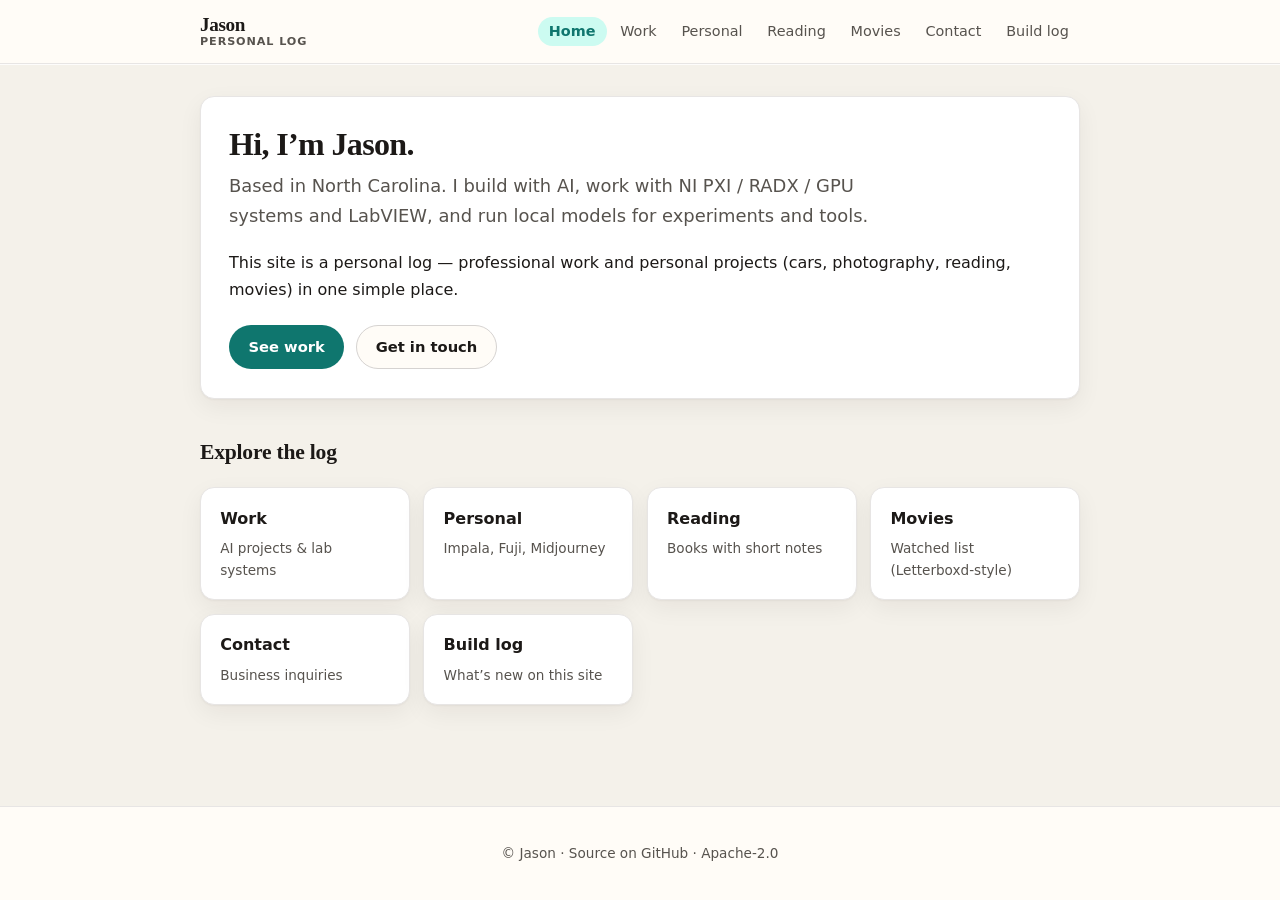
<file: index.html>
<!DOCTYPE html>
<html lang="en">
<head>
  <meta charset="utf-8">
  <meta name="viewport" content="width=device-width, initial-scale=1">
  <title>Jason — Home</title>
  <meta name="description" content="Personal site for Jason in North Carolina — AI projects, lab work, cars, photos, and more.">
  <link rel="stylesheet" href="css/styles.css">
</head>
<body>
  <header class="site-header">
    <div class="header-inner">
      <a class="site-logo" href="index.html">
        <span class="logo-name">Jason</span>
        <span class="logo-tag">Personal log</span>
      </a>
      <button type="button" class="nav-toggle" aria-expanded="false" aria-controls="site-nav">Menu</button>
      <nav class="site-nav" id="site-nav" aria-label="Main">
        <ul>
          <li><a href="index.html" aria-current="page">Home</a></li>
          <li><a href="work.html">Work</a></li>
          <li><a href="personal.html">Personal</a></li>
          <li><a href="reading.html">Reading</a></li>
          <li><a href="movies.html">Movies</a></li>
          <li><a href="contact.html">Contact</a></li>
          <li><a href="build-log.html">Build log</a></li>
        </ul>
      </nav>
    </div>
  </header>

  <main>
    <section class="hero">
      <h1>Hi, I’m Jason.</h1>
      <p class="lead">Based in North Carolina. I build with AI, work with NI PXI / RADX / GPU systems and LabVIEW, and run local models for experiments and tools.</p>
      <p>This site is a personal log — professional work and personal projects (cars, photography, reading, movies) in one simple place.</p>
      <div class="hero-cta">
        <a class="btn btn-primary" href="work.html">See work</a>
        <a class="btn btn-secondary" href="contact.html">Get in touch</a>
      </div>
    </section>

    <section aria-labelledby="explore-heading">
      <h2 id="explore-heading">Explore the log</h2>
      <div class="quick-links">
        <a class="quick-link" href="work.html">Work<span>AI projects &amp; lab systems</span></a>
        <a class="quick-link" href="personal.html">Personal<span>Impala, Fuji, Midjourney</span></a>
        <a class="quick-link" href="reading.html">Reading<span>Books with short notes</span></a>
        <a class="quick-link" href="movies.html">Movies<span>Watched list (Letterboxd-style)</span></a>
        <a class="quick-link" href="contact.html">Contact<span>Business inquiries</span></a>
        <a class="quick-link" href="build-log.html">Build log<span>What’s new on this site</span></a>
      </div>
    </section>
  </main>

  <footer class="site-footer">
    <p>© Jason · <a href="https://github.com/jason-p919/site">Source on GitHub</a> · Apache-2.0</p>
  </footer>
  <script src="js/main.js"></script>
</body>
</html>
</file>
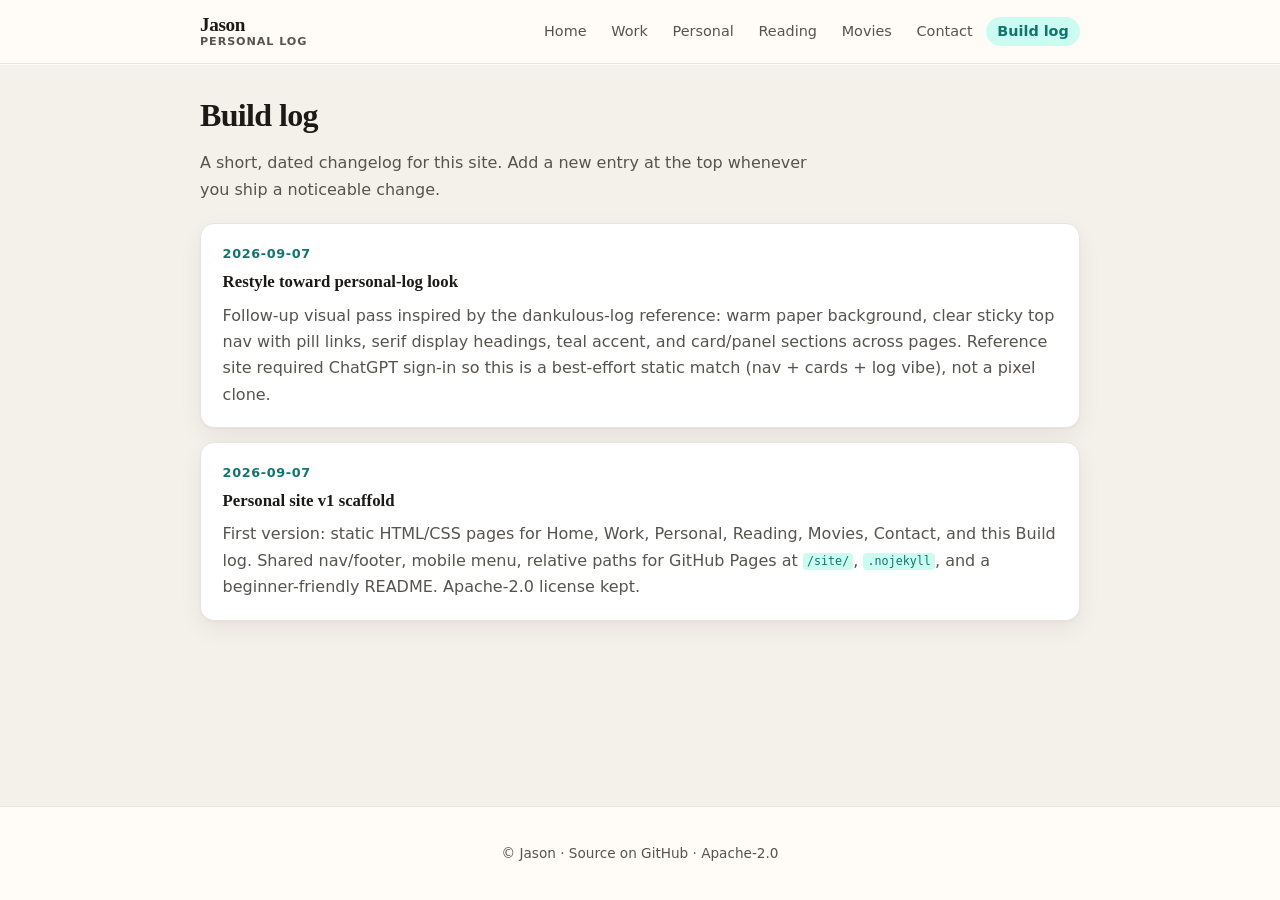
<file: build-log.html>
<!DOCTYPE html>
<html lang="en">
<head>
  <meta charset="utf-8">
  <meta name="viewport" content="width=device-width, initial-scale=1">
  <title>Build log — Jason</title>
  <meta name="description" content="Dated changelog for this personal site.">
  <link rel="stylesheet" href="css/styles.css">
</head>
<body>
  <header class="site-header">
    <div class="header-inner">
      <a class="site-logo" href="index.html">
        <span class="logo-name">Jason</span>
        <span class="logo-tag">Personal log</span>
      </a>
      <button type="button" class="nav-toggle" aria-expanded="false" aria-controls="site-nav">Menu</button>
      <nav class="site-nav" id="site-nav" aria-label="Main">
        <ul>
          <li><a href="index.html">Home</a></li>
          <li><a href="work.html">Work</a></li>
          <li><a href="personal.html">Personal</a></li>
          <li><a href="reading.html">Reading</a></li>
          <li><a href="movies.html">Movies</a></li>
          <li><a href="contact.html">Contact</a></li>
          <li><a href="build-log.html" aria-current="page">Build log</a></li>
        </ul>
      </nav>
    </div>
  </header>

  <main>
    <h1>Build log</h1>
    <p class="section-intro">A short, dated changelog for this site. Add a new entry at the top whenever you ship a noticeable change.</p>

    <ol class="changelog">
      <li>
        <div class="date">2026-09-07</div>
        <h3>Restyle toward personal-log look</h3>
        <p>Follow-up visual pass inspired by the dankulous-log reference: warm paper background, clear sticky top nav with pill links, serif display headings, teal accent, and card/panel sections across pages. Reference site required ChatGPT sign-in so this is a best-effort static match (nav + cards + log vibe), not a pixel clone.</p>
      </li>
      <li>
        <div class="date">2026-09-07</div>
        <h3>Personal site v1 scaffold</h3>
        <p>First version: static HTML/CSS pages for Home, Work, Personal, Reading, Movies, Contact, and this Build log. Shared nav/footer, mobile menu, relative paths for GitHub Pages at <code>/site/</code>, <code>.nojekyll</code>, and a beginner-friendly README. Apache-2.0 license kept.</p>
      </li>
    </ol>
  </main>

  <footer class="site-footer">
    <p>© Jason · <a href="https://github.com/jason-p919/site">Source on GitHub</a> · Apache-2.0</p>
  </footer>
  <script src="js/main.js"></script>
</body>
</html>
</file>
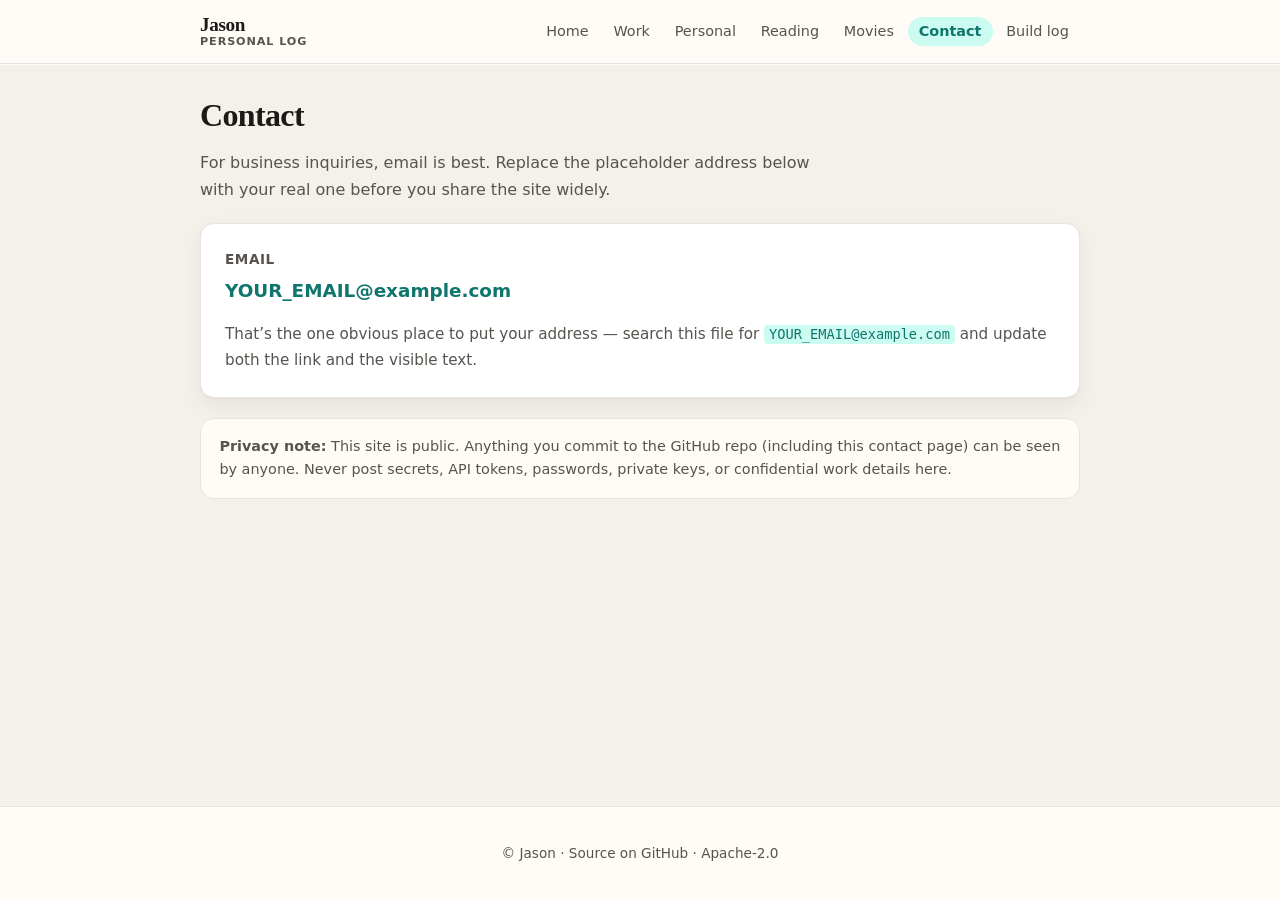
<file: contact.html>
<!DOCTYPE html>
<html lang="en">
<head>
  <meta charset="utf-8">
  <meta name="viewport" content="width=device-width, initial-scale=1">
  <title>Contact — Jason</title>
  <meta name="description" content="Business inquiries contact page.">
  <link rel="stylesheet" href="css/styles.css">
</head>
<body>
  <header class="site-header">
    <div class="header-inner">
      <a class="site-logo" href="index.html">
        <span class="logo-name">Jason</span>
        <span class="logo-tag">Personal log</span>
      </a>
      <button type="button" class="nav-toggle" aria-expanded="false" aria-controls="site-nav">Menu</button>
      <nav class="site-nav" id="site-nav" aria-label="Main">
        <ul>
          <li><a href="index.html">Home</a></li>
          <li><a href="work.html">Work</a></li>
          <li><a href="personal.html">Personal</a></li>
          <li><a href="reading.html">Reading</a></li>
          <li><a href="movies.html">Movies</a></li>
          <li><a href="contact.html" aria-current="page">Contact</a></li>
          <li><a href="build-log.html">Build log</a></li>
        </ul>
      </nav>
    </div>
  </header>

  <main>
    <h1>Contact</h1>
    <p class="section-intro">For business inquiries, email is best. Replace the placeholder address below with your real one before you share the site widely.</p>

    <div class="contact-box">
      <p style="margin:0; color: var(--text-muted); font-size: 0.85rem; font-weight: 600; text-transform: uppercase; letter-spacing: 0.04em;">Email</p>
      <p class="contact-email">
        <a href="mailto:YOUR_EMAIL@example.com">YOUR_EMAIL@example.com</a>
      </p>
      <p style="margin: 1rem 0 0; color: var(--text-muted); font-size: 0.95rem;">That’s the one obvious place to put your address — search this file for <code>YOUR_EMAIL@example.com</code> and update both the link and the visible text.</p>
    </div>

    <div class="privacy-note">
      <strong>Privacy note:</strong> This site is public. Anything you commit to the GitHub repo (including this contact page) can be seen by anyone. Never post secrets, API tokens, passwords, private keys, or confidential work details here.
    </div>
  </main>

  <footer class="site-footer">
    <p>© Jason · <a href="https://github.com/jason-p919/site">Source on GitHub</a> · Apache-2.0</p>
  </footer>
  <script src="js/main.js"></script>
</body>
</html>
</file>
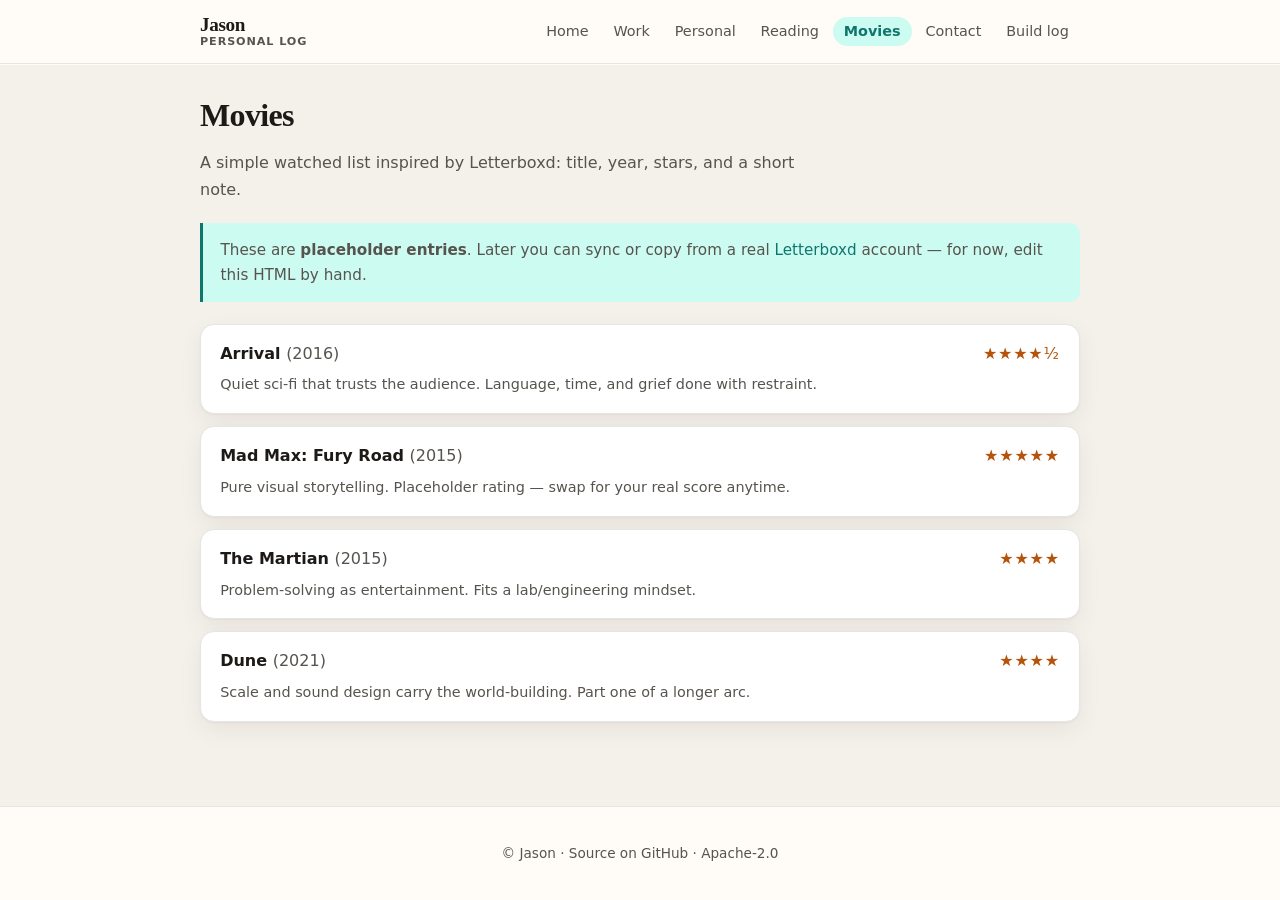
<file: movies.html>
<!DOCTYPE html>
<html lang="en">
<head>
  <meta charset="utf-8">
  <meta name="viewport" content="width=device-width, initial-scale=1">
  <title>Movies — Jason</title>
  <meta name="description" content="Letterboxd-inspired watched list with ratings and notes.">
  <link rel="stylesheet" href="css/styles.css">
</head>
<body>
  <header class="site-header">
    <div class="header-inner">
      <a class="site-logo" href="index.html">
        <span class="logo-name">Jason</span>
        <span class="logo-tag">Personal log</span>
      </a>
      <button type="button" class="nav-toggle" aria-expanded="false" aria-controls="site-nav">Menu</button>
      <nav class="site-nav" id="site-nav" aria-label="Main">
        <ul>
          <li><a href="index.html">Home</a></li>
          <li><a href="work.html">Work</a></li>
          <li><a href="personal.html">Personal</a></li>
          <li><a href="reading.html">Reading</a></li>
          <li><a href="movies.html" aria-current="page">Movies</a></li>
          <li><a href="contact.html">Contact</a></li>
          <li><a href="build-log.html">Build log</a></li>
        </ul>
      </nav>
    </div>
  </header>

  <main>
    <h1>Movies</h1>
    <p class="section-intro">A simple watched list inspired by Letterboxd: title, year, stars, and a short note.</p>
    <div class="note-box">These are <strong>placeholder entries</strong>. Later you can sync or copy from a real <a href="https://letterboxd.com/">Letterboxd</a> account — for now, edit this HTML by hand.</div>

    <ul class="movie-list">
      <li class="movie-item">
        <p class="title">Arrival <span class="year">(2016)</span></p>
        <span class="stars" aria-label="4.5 out of 5 stars">★★★★½</span>
        <p class="note">Quiet sci-fi that trusts the audience. Language, time, and grief done with restraint.</p>
      </li>
      <li class="movie-item">
        <p class="title">Mad Max: Fury Road <span class="year">(2015)</span></p>
        <span class="stars" aria-label="5 out of 5 stars">★★★★★</span>
        <p class="note">Pure visual storytelling. Placeholder rating — swap for your real score anytime.</p>
      </li>
      <li class="movie-item">
        <p class="title">The Martian <span class="year">(2015)</span></p>
        <span class="stars" aria-label="4 out of 5 stars">★★★★</span>
        <p class="note">Problem-solving as entertainment. Fits a lab/engineering mindset.</p>
      </li>
      <li class="movie-item">
        <p class="title">Dune <span class="year">(2021)</span></p>
        <span class="stars" aria-label="4 out of 5 stars">★★★★</span>
        <p class="note">Scale and sound design carry the world-building. Part one of a longer arc.</p>
      </li>
    </ul>
  </main>

  <footer class="site-footer">
    <p>© Jason · <a href="https://github.com/jason-p919/site">Source on GitHub</a> · Apache-2.0</p>
  </footer>
  <script src="js/main.js"></script>
</body>
</html>
</file>
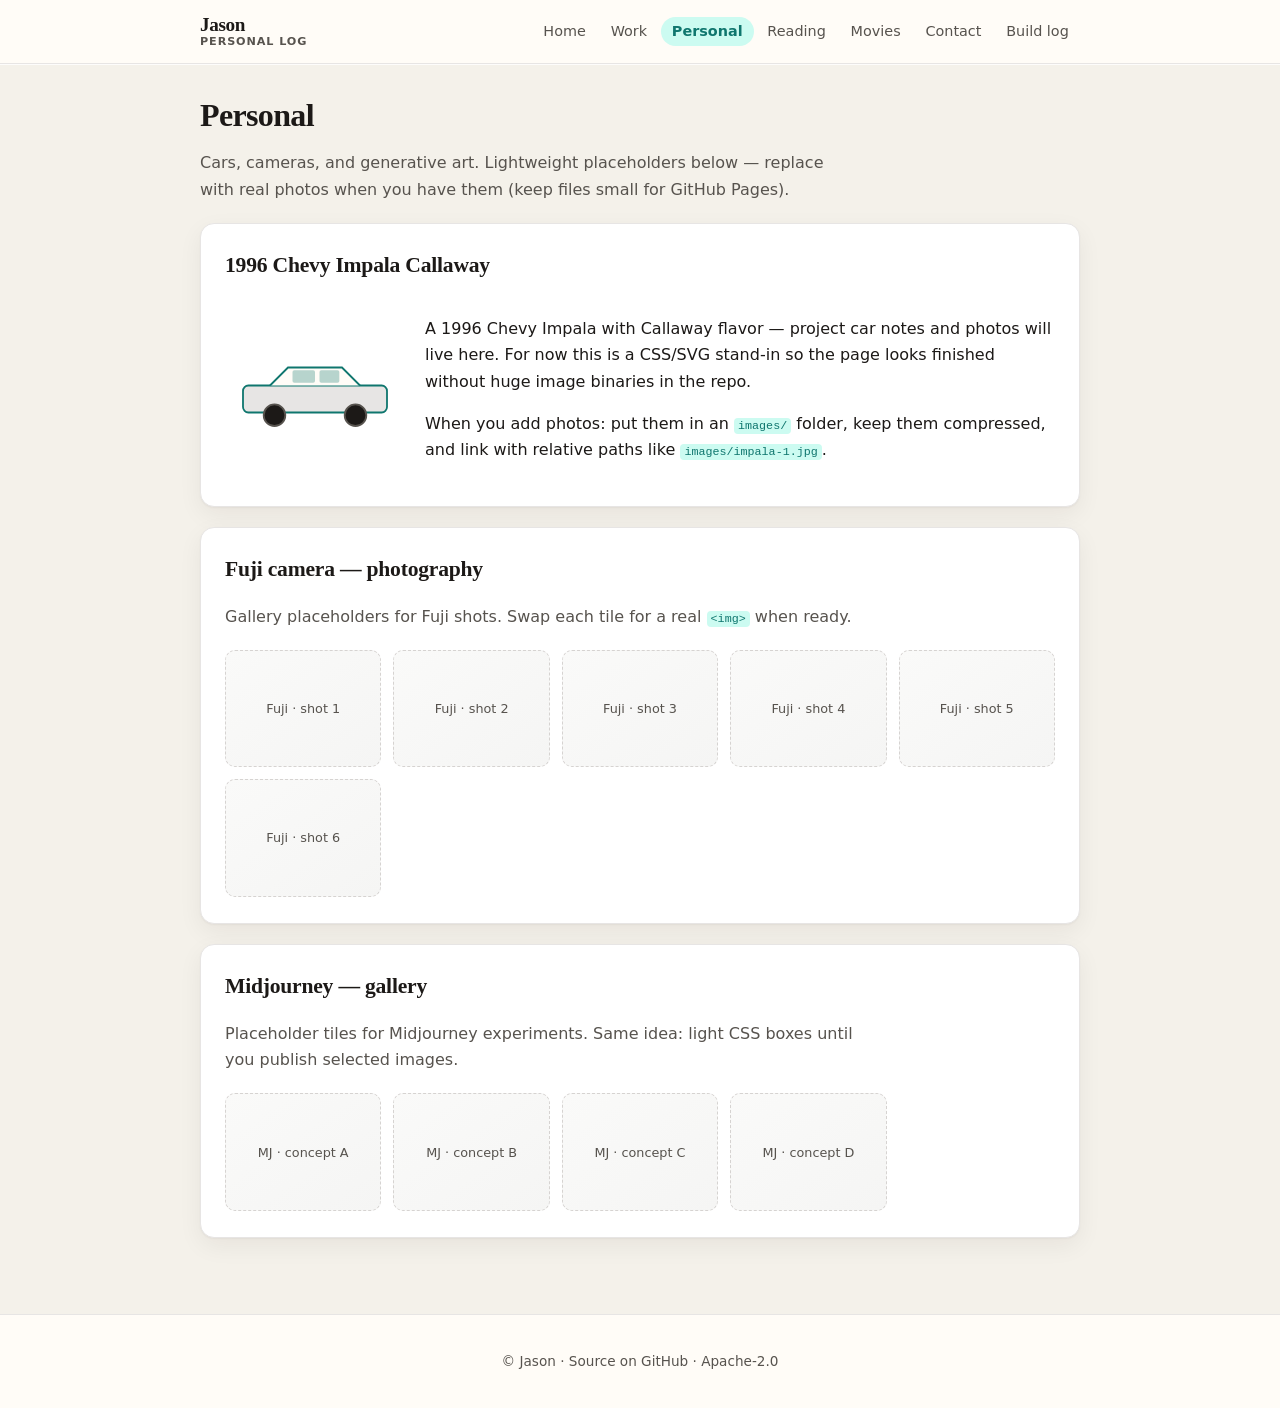
<file: personal.html>
<!DOCTYPE html>
<html lang="en">
<head>
  <meta charset="utf-8">
  <meta name="viewport" content="width=device-width, initial-scale=1">
  <title>Personal — Jason</title>
  <meta name="description" content="1996 Chevy Impala Callaway, Fuji photography, and Midjourney gallery placeholders.">
  <link rel="stylesheet" href="css/styles.css">
</head>
<body>
  <header class="site-header">
    <div class="header-inner">
      <a class="site-logo" href="index.html">
        <span class="logo-name">Jason</span>
        <span class="logo-tag">Personal log</span>
      </a>
      <button type="button" class="nav-toggle" aria-expanded="false" aria-controls="site-nav">Menu</button>
      <nav class="site-nav" id="site-nav" aria-label="Main">
        <ul>
          <li><a href="index.html">Home</a></li>
          <li><a href="work.html">Work</a></li>
          <li><a href="personal.html" aria-current="page">Personal</a></li>
          <li><a href="reading.html">Reading</a></li>
          <li><a href="movies.html">Movies</a></li>
          <li><a href="contact.html">Contact</a></li>
          <li><a href="build-log.html">Build log</a></li>
        </ul>
      </nav>
    </div>
  </header>

  <main>
    <h1>Personal</h1>
    <p class="section-intro">Cars, cameras, and generative art. Lightweight placeholders below — replace with real photos when you have them (keep files small for GitHub Pages).</p>

    <div class="panel">
      <h2>1996 Chevy Impala Callaway</h2>
      <div class="car-feature">
        <svg class="car-svg" viewBox="0 0 200 100" xmlns="http://www.w3.org/2000/svg" role="img" aria-label="Simple car silhouette placeholder">
          <rect x="20" y="45" width="160" height="30" rx="6" fill="#e7e5e4" stroke="#0f766e" stroke-width="2"/>
          <path d="M50 45 L70 25 H130 L150 45" fill="#fffcf7" stroke="#0f766e" stroke-width="2"/>
          <circle cx="55" cy="78" r="12" fill="#1c1917" stroke="#57534e" stroke-width="2"/>
          <circle cx="145" cy="78" r="12" fill="#1c1917" stroke="#57534e" stroke-width="2"/>
          <rect x="75" y="28" width="25" height="14" rx="2" fill="#0f766e" opacity="0.3"/>
          <rect x="105" y="28" width="22" height="14" rx="2" fill="#0f766e" opacity="0.3"/>
        </svg>
        <div>
          <p>A 1996 Chevy Impala with Callaway flavor — project car notes and photos will live here. For now this is a CSS/SVG stand-in so the page looks finished without huge image binaries in the repo.</p>
          <p>When you add photos: put them in an <code>images/</code> folder, keep them compressed, and link with relative paths like <code>images/impala-1.jpg</code>.</p>
        </div>
      </div>
    </div>

    <div class="panel">
      <h2>Fuji camera — photography</h2>
      <p class="section-intro">Gallery placeholders for Fuji shots. Swap each tile for a real <code>&lt;img&gt;</code> when ready.</p>
      <div class="gallery" aria-label="Fuji photography placeholders">
        <div class="placeholder-tile">Fuji · shot 1</div>
        <div class="placeholder-tile">Fuji · shot 2</div>
        <div class="placeholder-tile">Fuji · shot 3</div>
        <div class="placeholder-tile">Fuji · shot 4</div>
        <div class="placeholder-tile">Fuji · shot 5</div>
        <div class="placeholder-tile">Fuji · shot 6</div>
      </div>
    </div>

    <div class="panel">
      <h2>Midjourney — gallery</h2>
      <p class="section-intro">Placeholder tiles for Midjourney experiments. Same idea: light CSS boxes until you publish selected images.</p>
      <div class="gallery" aria-label="Midjourney gallery placeholders">
        <div class="placeholder-tile">MJ · concept A</div>
        <div class="placeholder-tile">MJ · concept B</div>
        <div class="placeholder-tile">MJ · concept C</div>
        <div class="placeholder-tile">MJ · concept D</div>
      </div>
    </div>
  </main>

  <footer class="site-footer">
    <p>© Jason · <a href="https://github.com/jason-p919/site">Source on GitHub</a> · Apache-2.0</p>
  </footer>
  <script src="js/main.js"></script>
</body>
</html>
</file>
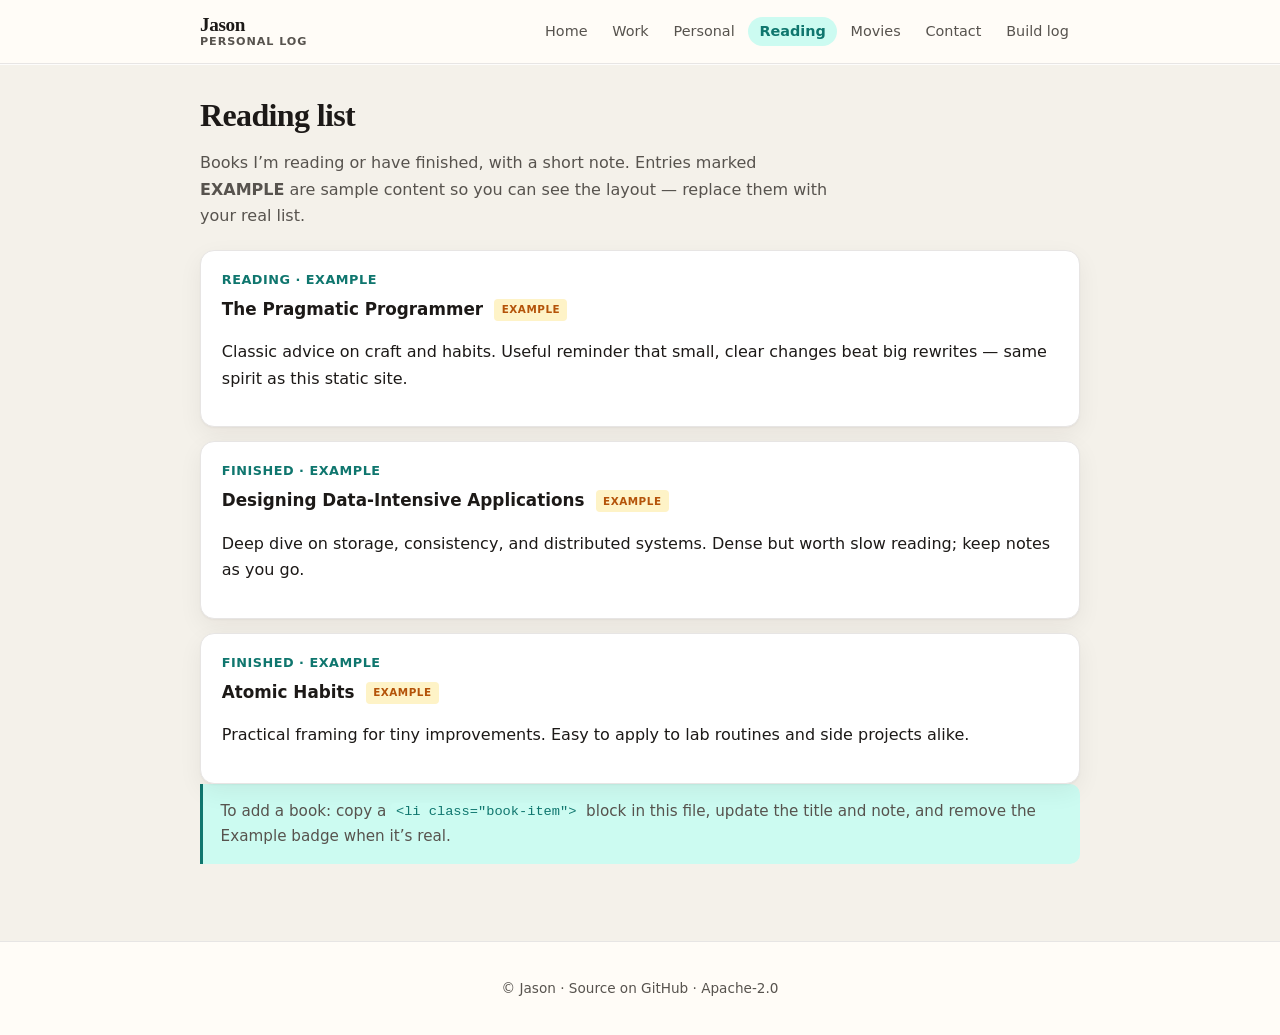
<file: reading.html>
<!DOCTYPE html>
<html lang="en">
<head>
  <meta charset="utf-8">
  <meta name="viewport" content="width=device-width, initial-scale=1">
  <title>Reading — Jason</title>
  <meta name="description" content="Books read and reading, with short notes.">
  <link rel="stylesheet" href="css/styles.css">
</head>
<body>
  <header class="site-header">
    <div class="header-inner">
      <a class="site-logo" href="index.html">
        <span class="logo-name">Jason</span>
        <span class="logo-tag">Personal log</span>
      </a>
      <button type="button" class="nav-toggle" aria-expanded="false" aria-controls="site-nav">Menu</button>
      <nav class="site-nav" id="site-nav" aria-label="Main">
        <ul>
          <li><a href="index.html">Home</a></li>
          <li><a href="work.html">Work</a></li>
          <li><a href="personal.html">Personal</a></li>
          <li><a href="reading.html" aria-current="page">Reading</a></li>
          <li><a href="movies.html">Movies</a></li>
          <li><a href="contact.html">Contact</a></li>
          <li><a href="build-log.html">Build log</a></li>
        </ul>
      </nav>
    </div>
  </header>

  <main>
    <h1>Reading list</h1>
    <p class="section-intro">Books I’m reading or have finished, with a short note. Entries marked <strong>EXAMPLE</strong> are sample content so you can see the layout — replace them with your real list.</p>

    <ul class="book-list">
      <li class="book-item">
        <div class="meta">Reading · EXAMPLE</div>
        <h3>The Pragmatic Programmer <span class="example-badge">Example</span></h3>
        <p>Classic advice on craft and habits. Useful reminder that small, clear changes beat big rewrites — same spirit as this static site.</p>
      </li>
      <li class="book-item">
        <div class="meta">Finished · EXAMPLE</div>
        <h3>Designing Data-Intensive Applications <span class="example-badge">Example</span></h3>
        <p>Deep dive on storage, consistency, and distributed systems. Dense but worth slow reading; keep notes as you go.</p>
      </li>
      <li class="book-item">
        <div class="meta">Finished · EXAMPLE</div>
        <h3>Atomic Habits <span class="example-badge">Example</span></h3>
        <p>Practical framing for tiny improvements. Easy to apply to lab routines and side projects alike.</p>
      </li>
    </ul>

    <p class="note-box">To add a book: copy a <code>&lt;li class="book-item"&gt;</code> block in this file, update the title and note, and remove the Example badge when it’s real.</p>
  </main>

  <footer class="site-footer">
    <p>© Jason · <a href="https://github.com/jason-p919/site">Source on GitHub</a> · Apache-2.0</p>
  </footer>
  <script src="js/main.js"></script>
</body>
</html>
</file>
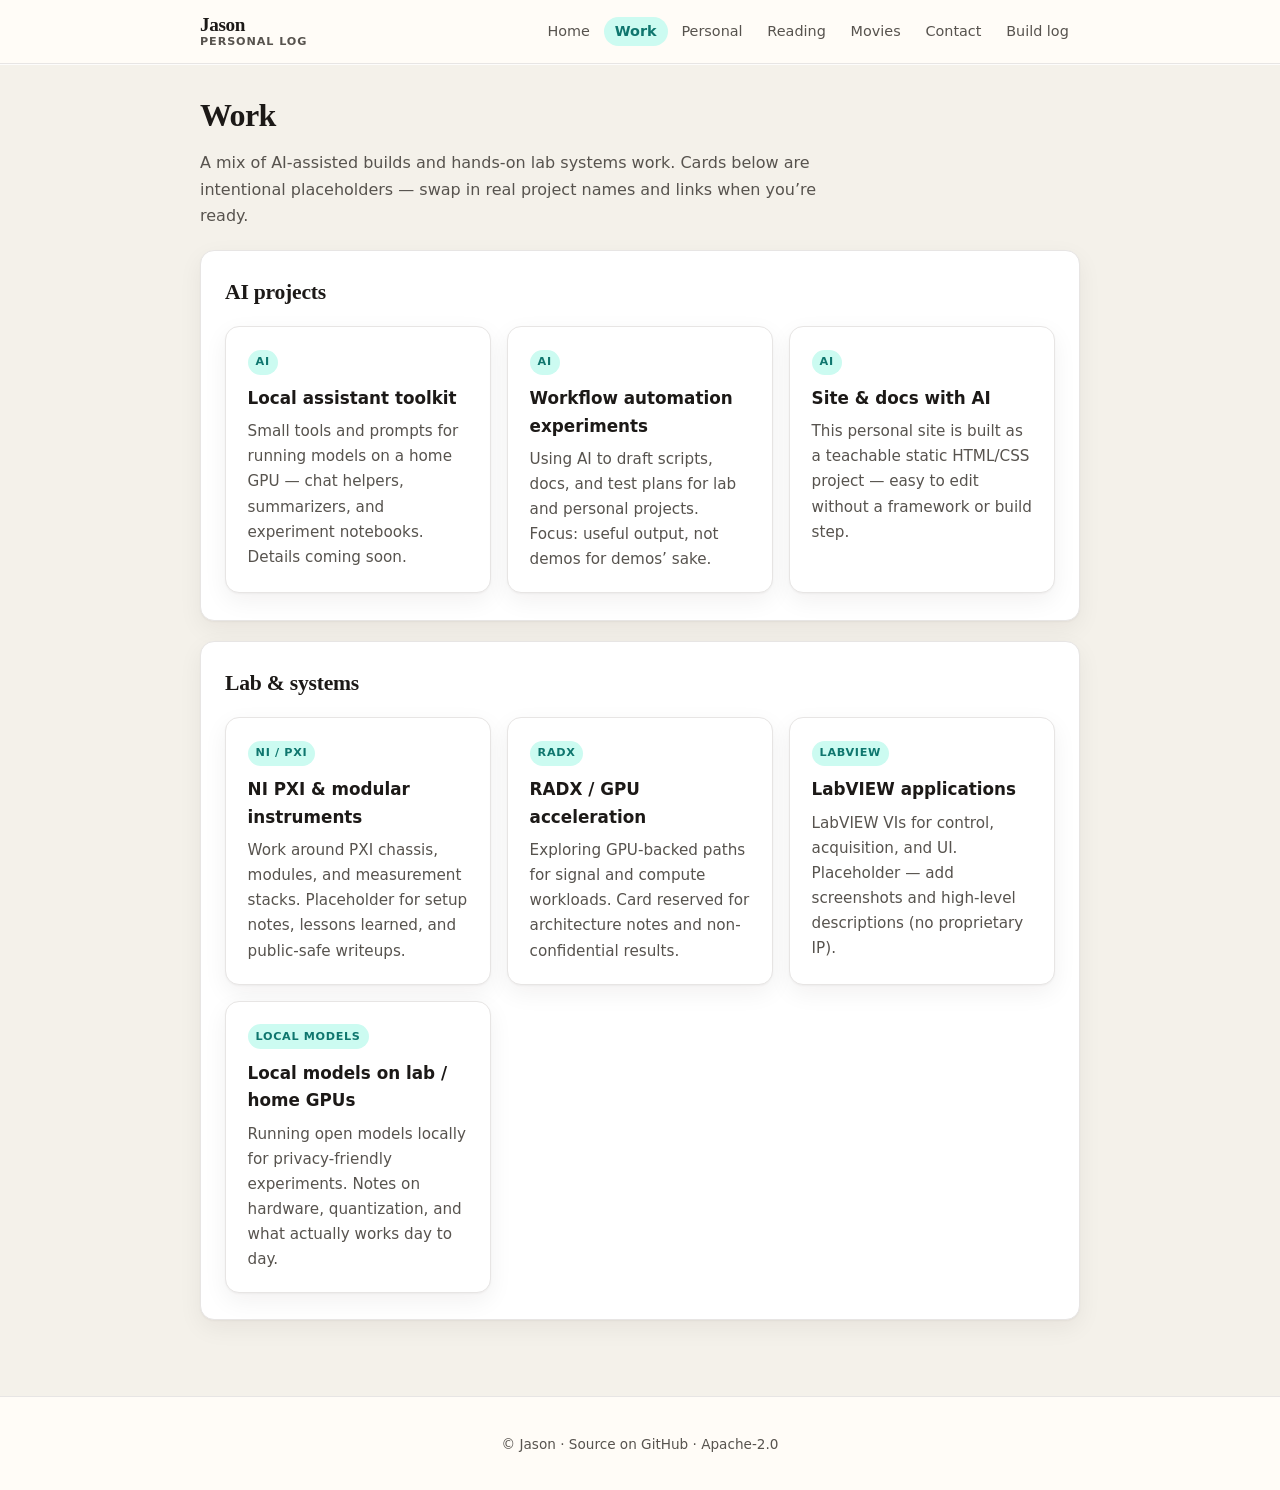
<file: work.html>
<!DOCTYPE html>
<html lang="en">
<head>
  <meta charset="utf-8">
  <meta name="viewport" content="width=device-width, initial-scale=1">
  <title>Work — Jason</title>
  <meta name="description" content="AI projects and NI / LabVIEW / GPU / local-models lab work.">
  <link rel="stylesheet" href="css/styles.css">
</head>
<body>
  <header class="site-header">
    <div class="header-inner">
      <a class="site-logo" href="index.html">
        <span class="logo-name">Jason</span>
        <span class="logo-tag">Personal log</span>
      </a>
      <button type="button" class="nav-toggle" aria-expanded="false" aria-controls="site-nav">Menu</button>
      <nav class="site-nav" id="site-nav" aria-label="Main">
        <ul>
          <li><a href="index.html">Home</a></li>
          <li><a href="work.html" aria-current="page">Work</a></li>
          <li><a href="personal.html">Personal</a></li>
          <li><a href="reading.html">Reading</a></li>
          <li><a href="movies.html">Movies</a></li>
          <li><a href="contact.html">Contact</a></li>
          <li><a href="build-log.html">Build log</a></li>
        </ul>
      </nav>
    </div>
  </header>

  <main>
    <h1>Work</h1>
    <p class="section-intro">A mix of AI-assisted builds and hands-on lab systems work. Cards below are intentional placeholders — swap in real project names and links when you’re ready.</p>

    <div class="panel">
      <h2>AI projects</h2>
      <div class="card-grid">
        <article class="card">
          <span class="tag">AI</span>
          <h3>Local assistant toolkit</h3>
          <p>Small tools and prompts for running models on a home GPU — chat helpers, summarizers, and experiment notebooks. Details coming soon.</p>
        </article>
        <article class="card">
          <span class="tag">AI</span>
          <h3>Workflow automation experiments</h3>
          <p>Using AI to draft scripts, docs, and test plans for lab and personal projects. Focus: useful output, not demos for demos’ sake.</p>
        </article>
        <article class="card">
          <span class="tag">AI</span>
          <h3>Site &amp; docs with AI</h3>
          <p>This personal site is built as a teachable static HTML/CSS project — easy to edit without a framework or build step.</p>
        </article>
      </div>
    </div>

    <div class="panel">
      <h2>Lab &amp; systems</h2>
      <div class="card-grid">
        <article class="card">
          <span class="tag">NI / PXI</span>
          <h3>NI PXI &amp; modular instruments</h3>
          <p>Work around PXI chassis, modules, and measurement stacks. Placeholder for setup notes, lessons learned, and public-safe writeups.</p>
        </article>
        <article class="card">
          <span class="tag">RADX</span>
          <h3>RADX / GPU acceleration</h3>
          <p>Exploring GPU-backed paths for signal and compute workloads. Card reserved for architecture notes and non-confidential results.</p>
        </article>
        <article class="card">
          <span class="tag">LabVIEW</span>
          <h3>LabVIEW applications</h3>
          <p>LabVIEW VIs for control, acquisition, and UI. Placeholder — add screenshots and high-level descriptions (no proprietary IP).</p>
        </article>
        <article class="card">
          <span class="tag">Local models</span>
          <h3>Local models on lab / home GPUs</h3>
          <p>Running open models locally for privacy-friendly experiments. Notes on hardware, quantization, and what actually works day to day.</p>
        </article>
      </div>
    </div>
  </main>

  <footer class="site-footer">
    <p>© Jason · <a href="https://github.com/jason-p919/site">Source on GitHub</a> · Apache-2.0</p>
  </footer>
  <script src="js/main.js"></script>
</body>
</html>
</file>
<file: css/styles.css>
/* Jason personal site — personal-log aesthetic
   Inspired by clear top-nav + card sections (dankulous-log vibe) */
:root {
  --bg: #f4f1ea;
  --bg-elevated: #fffcf7;
  --bg-card: #ffffff;
  --text: #1c1917;
  --text-muted: #57534e;
  --accent: #0f766e;
  --accent-hover: #0d9488;
  --accent-soft: #ccfbf1;
  --border: #e7e5e4;
  --border-strong: #d6d3d1;
  --star: #b45309;
  --shadow: 0 1px 2px rgba(28, 25, 23, 0.04), 0 8px 24px rgba(28, 25, 23, 0.06);
  --radius: 14px;
  --radius-sm: 10px;
  --max-width: 920px;
  --font: "Segoe UI", system-ui, -apple-system, Roboto, Ubuntu, sans-serif;
  --font-display: Georgia, "Times New Roman", Times, serif;
}

*,
*::before,
*::after {
  box-sizing: border-box;
}

html {
  scroll-behavior: smooth;
}

body {
  margin: 0;
  font-family: var(--font);
  background: var(--bg);
  color: var(--text);
  line-height: 1.65;
  min-height: 100vh;
  display: flex;
  flex-direction: column;
}

a {
  color: var(--accent);
  text-decoration: none;
}

a:hover {
  color: var(--accent-hover);
  text-decoration: underline;
}

code {
  font-size: 0.9em;
  background: var(--accent-soft);
  color: var(--accent);
  padding: 0.1em 0.35em;
  border-radius: 4px;
}

/* —— Top nav (clear, log-style) —— */
.site-header {
  background: var(--bg-elevated);
  border-bottom: 1px solid var(--border);
  position: sticky;
  top: 0;
  z-index: 100;
  box-shadow: 0 1px 0 rgba(255, 255, 255, 0.8);
}

.header-inner {
  max-width: var(--max-width);
  margin: 0 auto;
  padding: 0.85rem 1.25rem;
  display: flex;
  align-items: center;
  justify-content: space-between;
  gap: 1.25rem;
}

.site-logo {
  display: flex;
  flex-direction: column;
  gap: 0.05rem;
  text-decoration: none;
  color: var(--text);
  line-height: 1.15;
}

.site-logo:hover {
  color: var(--accent);
  text-decoration: none;
}

.site-logo .logo-name {
  font-family: var(--font-display);
  font-weight: 700;
  font-size: 1.2rem;
  letter-spacing: -0.02em;
}

.site-logo .logo-tag {
  font-size: 0.7rem;
  font-weight: 600;
  text-transform: uppercase;
  letter-spacing: 0.08em;
  color: var(--text-muted);
}

.nav-toggle {
  display: none;
  background: var(--bg-card);
  border: 1px solid var(--border-strong);
  color: var(--text);
  border-radius: 8px;
  padding: 0.45rem 0.75rem;
  cursor: pointer;
  font-size: 0.9rem;
  font-weight: 600;
}

.nav-toggle:hover {
  border-color: var(--accent);
  color: var(--accent);
}

.site-nav ul {
  list-style: none;
  margin: 0;
  padding: 0;
  display: flex;
  flex-wrap: wrap;
  align-items: center;
  gap: 0.15rem;
}

.site-nav a {
  color: var(--text-muted);
  font-size: 0.9rem;
  font-weight: 500;
  padding: 0.4rem 0.7rem;
  border-radius: 999px;
  text-decoration: none;
  transition: background 0.15s, color 0.15s;
}

.site-nav a:hover {
  color: var(--accent);
  background: var(--accent-soft);
  text-decoration: none;
}

.site-nav a[aria-current="page"] {
  color: var(--accent);
  background: var(--accent-soft);
  font-weight: 600;
}

/* —— Main —— */
main {
  flex: 1;
  max-width: var(--max-width);
  margin: 0 auto;
  padding: 2rem 1.25rem 3.5rem;
  width: 100%;
}

h1 {
  font-family: var(--font-display);
  font-size: 2rem;
  font-weight: 700;
  margin: 0 0 0.5rem;
  line-height: 1.2;
  letter-spacing: -0.02em;
}

h2 {
  font-family: var(--font-display);
  font-size: 1.35rem;
  margin: 2.25rem 0 1rem;
  color: var(--text);
  letter-spacing: -0.01em;
}

h3 {
  font-size: 1.05rem;
  margin: 0 0 0.4rem;
  font-weight: 650;
}

.lead {
  font-size: 1.12rem;
  color: var(--text-muted);
  margin: 0 0 1.25rem;
  max-width: 38em;
}

.section-intro {
  color: var(--text-muted);
  margin-bottom: 1.25rem;
  max-width: 40em;
}

/* —— Cards —— */
.card-grid {
  display: grid;
  grid-template-columns: repeat(auto-fill, minmax(260px, 1fr));
  gap: 1rem;
}

.card {
  background: var(--bg-card);
  border: 1px solid var(--border);
  border-radius: var(--radius);
  padding: 1.25rem 1.35rem;
  box-shadow: var(--shadow);
}

.card p {
  margin: 0;
  color: var(--text-muted);
  font-size: 0.95rem;
}

.card .tag {
  display: inline-block;
  font-size: 0.7rem;
  font-weight: 700;
  text-transform: uppercase;
  letter-spacing: 0.06em;
  color: var(--accent);
  background: var(--accent-soft);
  padding: 0.2rem 0.5rem;
  border-radius: 999px;
  margin-bottom: 0.65rem;
}

/* Panel = large log card wrapping a section */
.panel {
  background: var(--bg-card);
  border: 1px solid var(--border);
  border-radius: var(--radius);
  padding: 1.5rem 1.5rem 1.65rem;
  box-shadow: var(--shadow);
  margin-bottom: 1.25rem;
}

.panel > h2:first-child {
  margin-top: 0;
}

/* —— Hero —— */
.hero {
  background: var(--bg-card);
  border: 1px solid var(--border);
  border-radius: var(--radius);
  padding: 1.75rem 1.75rem 1.85rem;
  box-shadow: var(--shadow);
  margin-bottom: 1.5rem;
}

.hero-cta {
  display: flex;
  flex-wrap: wrap;
  gap: 0.75rem;
  margin-top: 1.35rem;
}

.btn {
  display: inline-block;
  padding: 0.55rem 1.15rem;
  border-radius: 999px;
  font-weight: 600;
  font-size: 0.92rem;
  text-decoration: none;
  border: 1px solid transparent;
}

.btn:hover {
  text-decoration: none;
}

.btn-primary {
  background: var(--accent);
  color: #fff;
}

.btn-primary:hover {
  background: var(--accent-hover);
  color: #fff;
}

.btn-secondary {
  background: var(--bg-elevated);
  border-color: var(--border-strong);
  color: var(--text);
}

.btn-secondary:hover {
  border-color: var(--accent);
  color: var(--accent);
}

/* Quick links as cards */
.quick-links {
  display: grid;
  grid-template-columns: repeat(auto-fill, minmax(200px, 1fr));
  gap: 0.85rem;
}

.quick-link {
  background: var(--bg-card);
  border: 1px solid var(--border);
  border-radius: var(--radius);
  padding: 1.1rem 1.2rem;
  color: var(--text);
  text-decoration: none;
  box-shadow: var(--shadow);
  font-weight: 650;
  transition: border-color 0.15s, transform 0.15s;
}

.quick-link:hover {
  border-color: var(--accent);
  color: var(--accent);
  text-decoration: none;
  transform: translateY(-1px);
}

.quick-link span {
  display: block;
  font-size: 0.85rem;
  color: var(--text-muted);
  font-weight: 400;
  margin-top: 0.3rem;
}

/* Gallery placeholders */
.gallery {
  display: grid;
  grid-template-columns: repeat(auto-fill, minmax(140px, 1fr));
  gap: 0.75rem;
}

.placeholder-tile {
  aspect-ratio: 4 / 3;
  border-radius: var(--radius-sm);
  border: 1px dashed var(--border-strong);
  background: linear-gradient(145deg, #fafaf9, #f5f5f4);
  display: flex;
  align-items: center;
  justify-content: center;
  color: var(--text-muted);
  font-size: 0.8rem;
  text-align: center;
  padding: 0.5rem;
}

.car-feature {
  display: grid;
  gap: 1.25rem;
}

@media (min-width: 600px) {
  .car-feature {
    grid-template-columns: 180px 1fr;
    align-items: center;
  }
}

.car-svg {
  width: 100%;
  max-width: 180px;
  margin: 0 auto;
}

/* Reading list */
.book-list {
  list-style: none;
  margin: 0;
  padding: 0;
  display: flex;
  flex-direction: column;
  gap: 0.85rem;
}

.book-item {
  background: var(--bg-card);
  border: 1px solid var(--border);
  border-radius: var(--radius);
  padding: 1.15rem 1.3rem;
  box-shadow: var(--shadow);
}

.book-item .meta {
  font-size: 0.8rem;
  font-weight: 600;
  text-transform: uppercase;
  letter-spacing: 0.04em;
  color: var(--accent);
  margin-bottom: 0.35rem;
}

.example-badge {
  display: inline-block;
  font-size: 0.65rem;
  font-weight: 700;
  text-transform: uppercase;
  letter-spacing: 0.05em;
  background: #fef3c7;
  color: var(--star);
  padding: 0.15rem 0.45rem;
  border-radius: 4px;
  margin-left: 0.35rem;
  vertical-align: middle;
}

/* Movies */
.movie-list {
  list-style: none;
  margin: 0;
  padding: 0;
  display: flex;
  flex-direction: column;
  gap: 0.75rem;
}

.movie-item {
  display: grid;
  grid-template-columns: 1fr auto;
  gap: 0.4rem 1rem;
  background: var(--bg-card);
  border: 1px solid var(--border);
  border-radius: var(--radius);
  padding: 1rem 1.2rem;
  box-shadow: var(--shadow);
}

.movie-item .title {
  font-weight: 650;
  margin: 0;
}

.movie-item .year {
  color: var(--text-muted);
  font-weight: 400;
}

.movie-item .stars {
  color: var(--star);
  letter-spacing: 0.05em;
  white-space: nowrap;
}

.movie-item .note {
  grid-column: 1 / -1;
  margin: 0;
  font-size: 0.9rem;
  color: var(--text-muted);
}

.note-box {
  background: var(--accent-soft);
  border-left: 3px solid var(--accent);
  border-radius: 0 var(--radius-sm) var(--radius-sm) 0;
  padding: 0.9rem 1.1rem;
  margin: 0 0 1.35rem;
  font-size: 0.95rem;
  color: var(--text-muted);
}

/* Contact */
.contact-box {
  background: var(--bg-card);
  border: 1px solid var(--border);
  border-radius: var(--radius);
  padding: 1.5rem;
  box-shadow: var(--shadow);
}

.contact-email {
  font-size: 1.15rem;
  font-weight: 650;
  word-break: break-all;
  margin: 0.35rem 0 0;
}

.privacy-note {
  margin-top: 1.25rem;
  padding: 1rem 1.15rem;
  border: 1px solid var(--border);
  border-radius: var(--radius);
  background: var(--bg-elevated);
  font-size: 0.9rem;
  color: var(--text-muted);
}

/* Build log — personal log timeline */
.changelog {
  list-style: none;
  margin: 0;
  padding: 0;
}

.changelog li {
  background: var(--bg-card);
  border: 1px solid var(--border);
  border-radius: var(--radius);
  padding: 1.2rem 1.35rem;
  box-shadow: var(--shadow);
  margin-bottom: 0.85rem;
  position: relative;
}

.changelog .date {
  font-size: 0.8rem;
  font-weight: 700;
  text-transform: uppercase;
  letter-spacing: 0.05em;
  color: var(--accent);
}

.changelog h3 {
  margin-top: 0.25rem;
  font-family: var(--font-display);
}

.changelog p {
  margin: 0.4rem 0 0;
  color: var(--text-muted);
}

/* Footer */
.site-footer {
  border-top: 1px solid var(--border);
  background: var(--bg-elevated);
  padding: 1.35rem 1.25rem;
  text-align: center;
  font-size: 0.85rem;
  color: var(--text-muted);
}

.site-footer a {
  color: var(--text-muted);
}

.site-footer a:hover {
  color: var(--accent);
}

/* Mobile nav */
@media (max-width: 780px) {
  .nav-toggle {
    display: block;
  }

  .site-nav {
    display: none;
    width: 100%;
  }

  .site-nav.is-open {
    display: block;
  }

  .header-inner {
    flex-wrap: wrap;
  }

  .site-nav ul {
    flex-direction: column;
    align-items: stretch;
    gap: 0.15rem;
    padding: 0.65rem 0 0.35rem;
    width: 100%;
  }

  .site-nav a {
    display: block;
    border-radius: var(--radius-sm);
  }

  h1 {
    font-size: 1.7rem;
  }

  .hero,
  .panel {
    padding: 1.25rem;
  }
}
</file>
